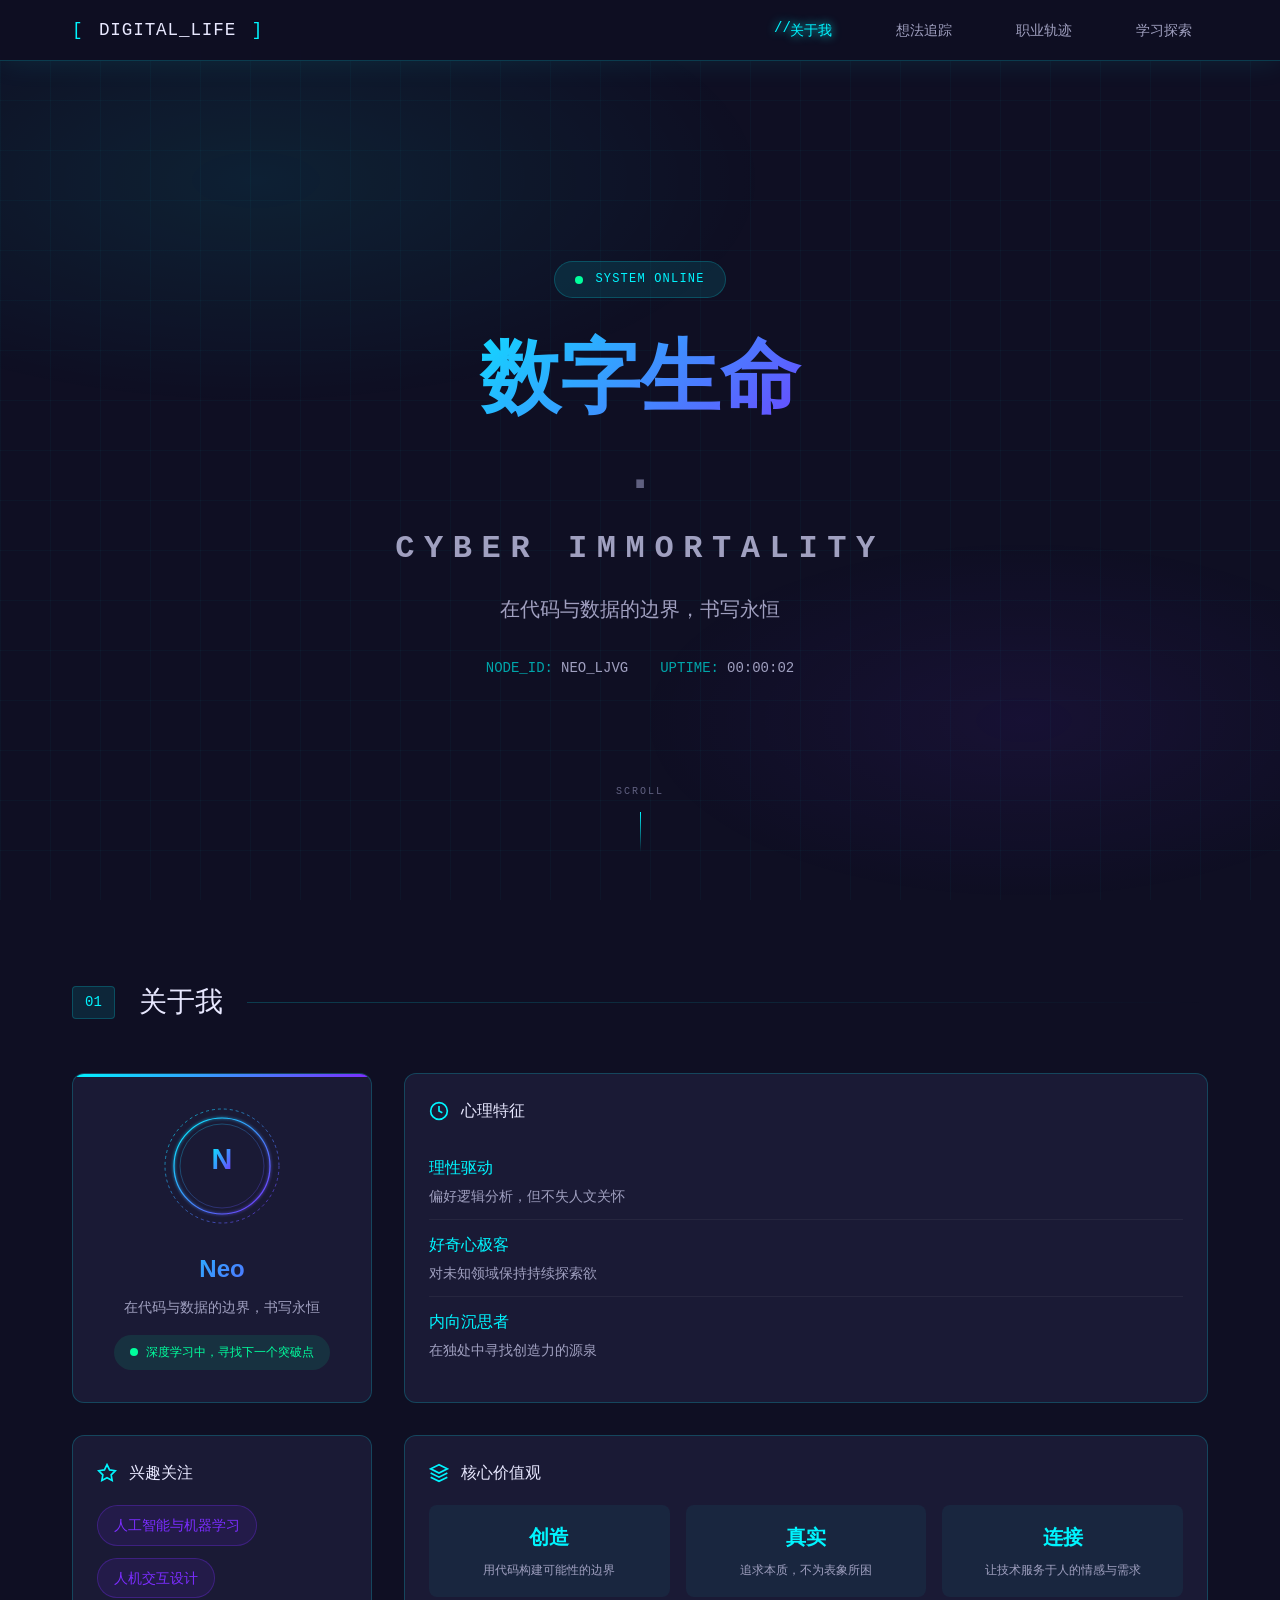
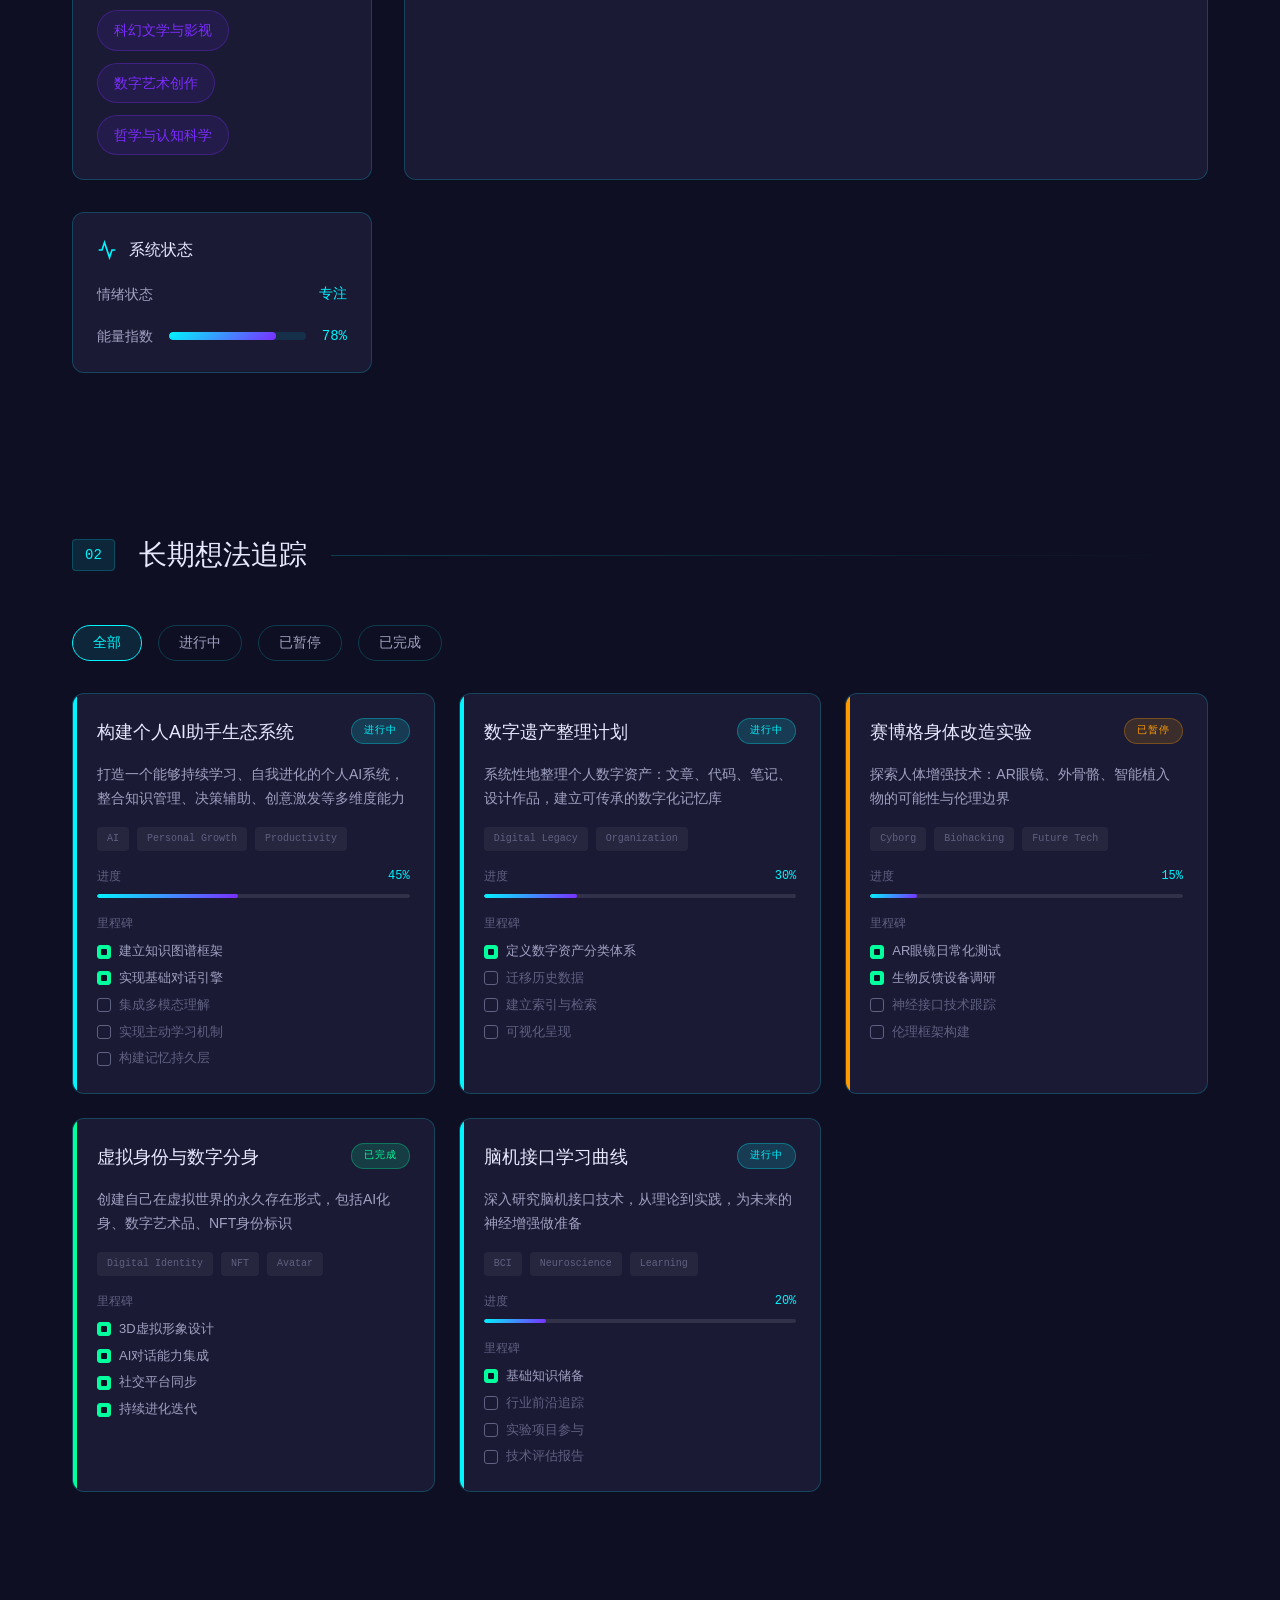
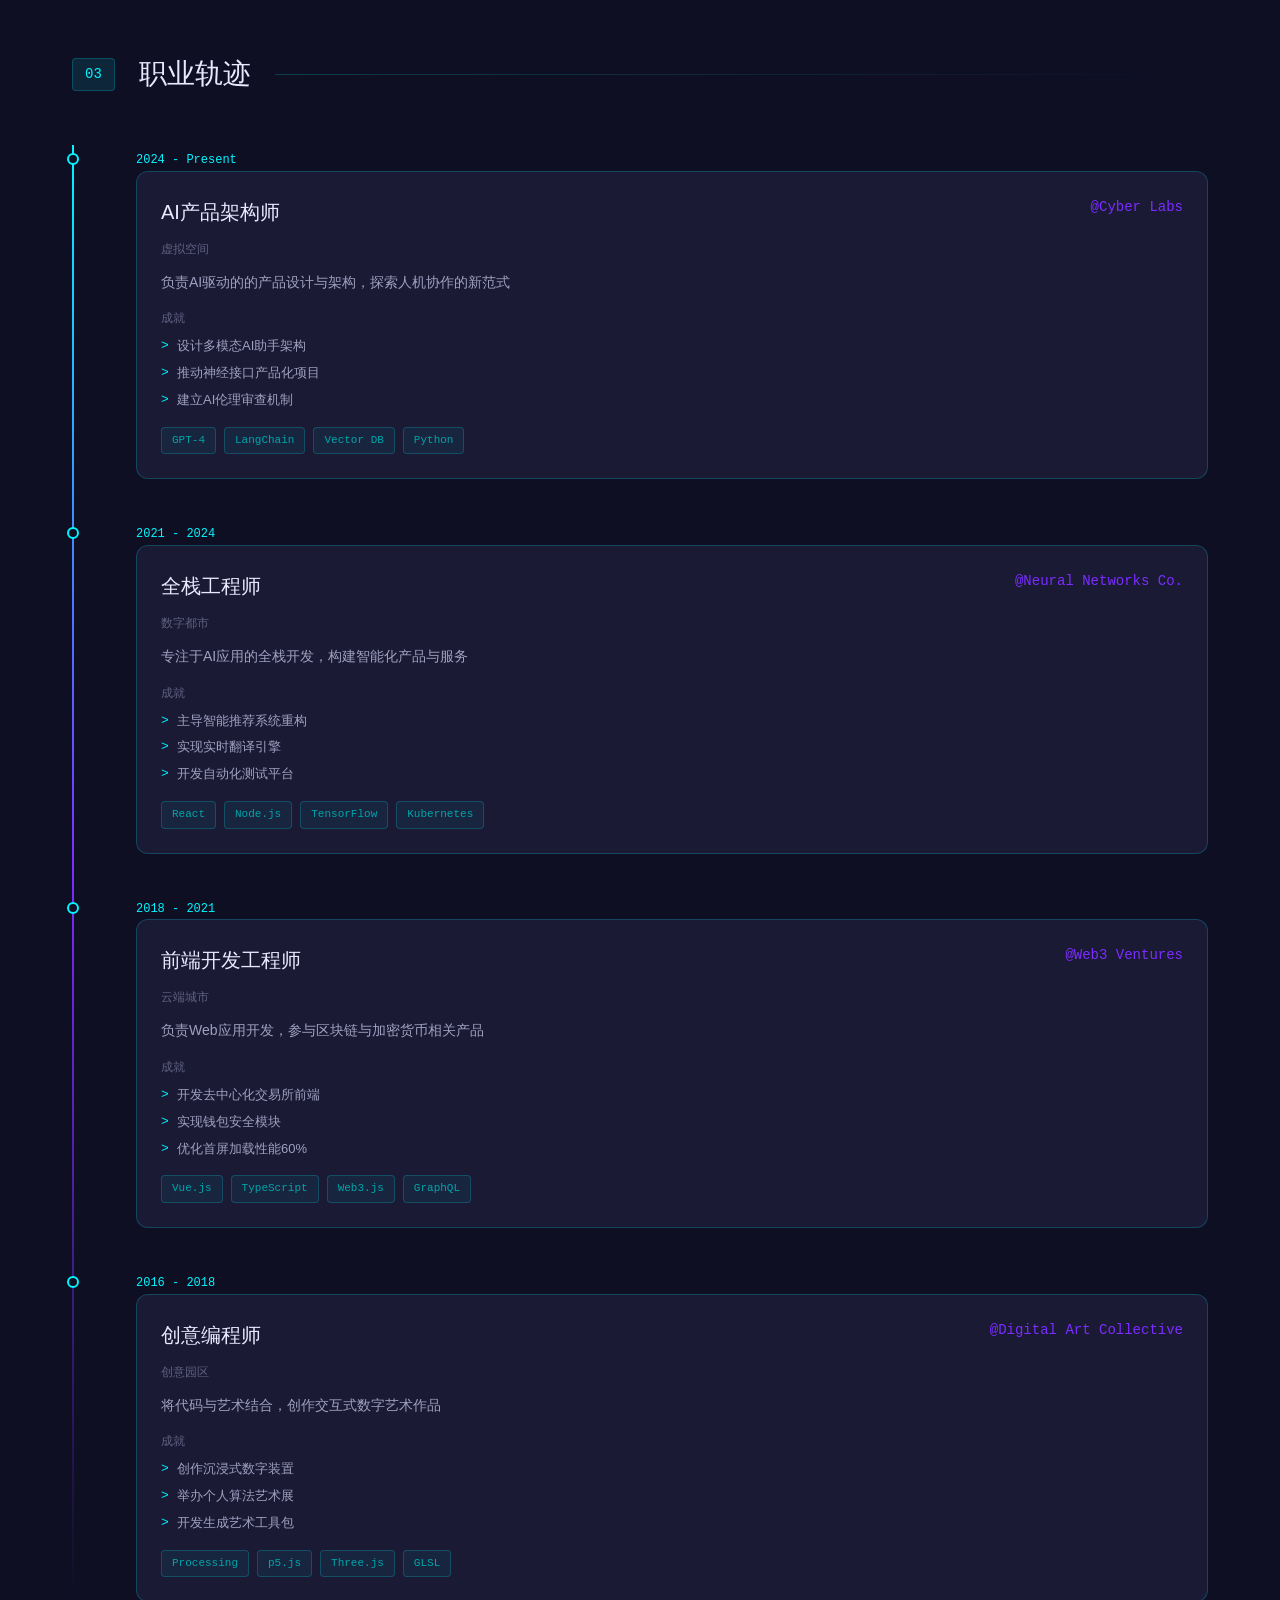
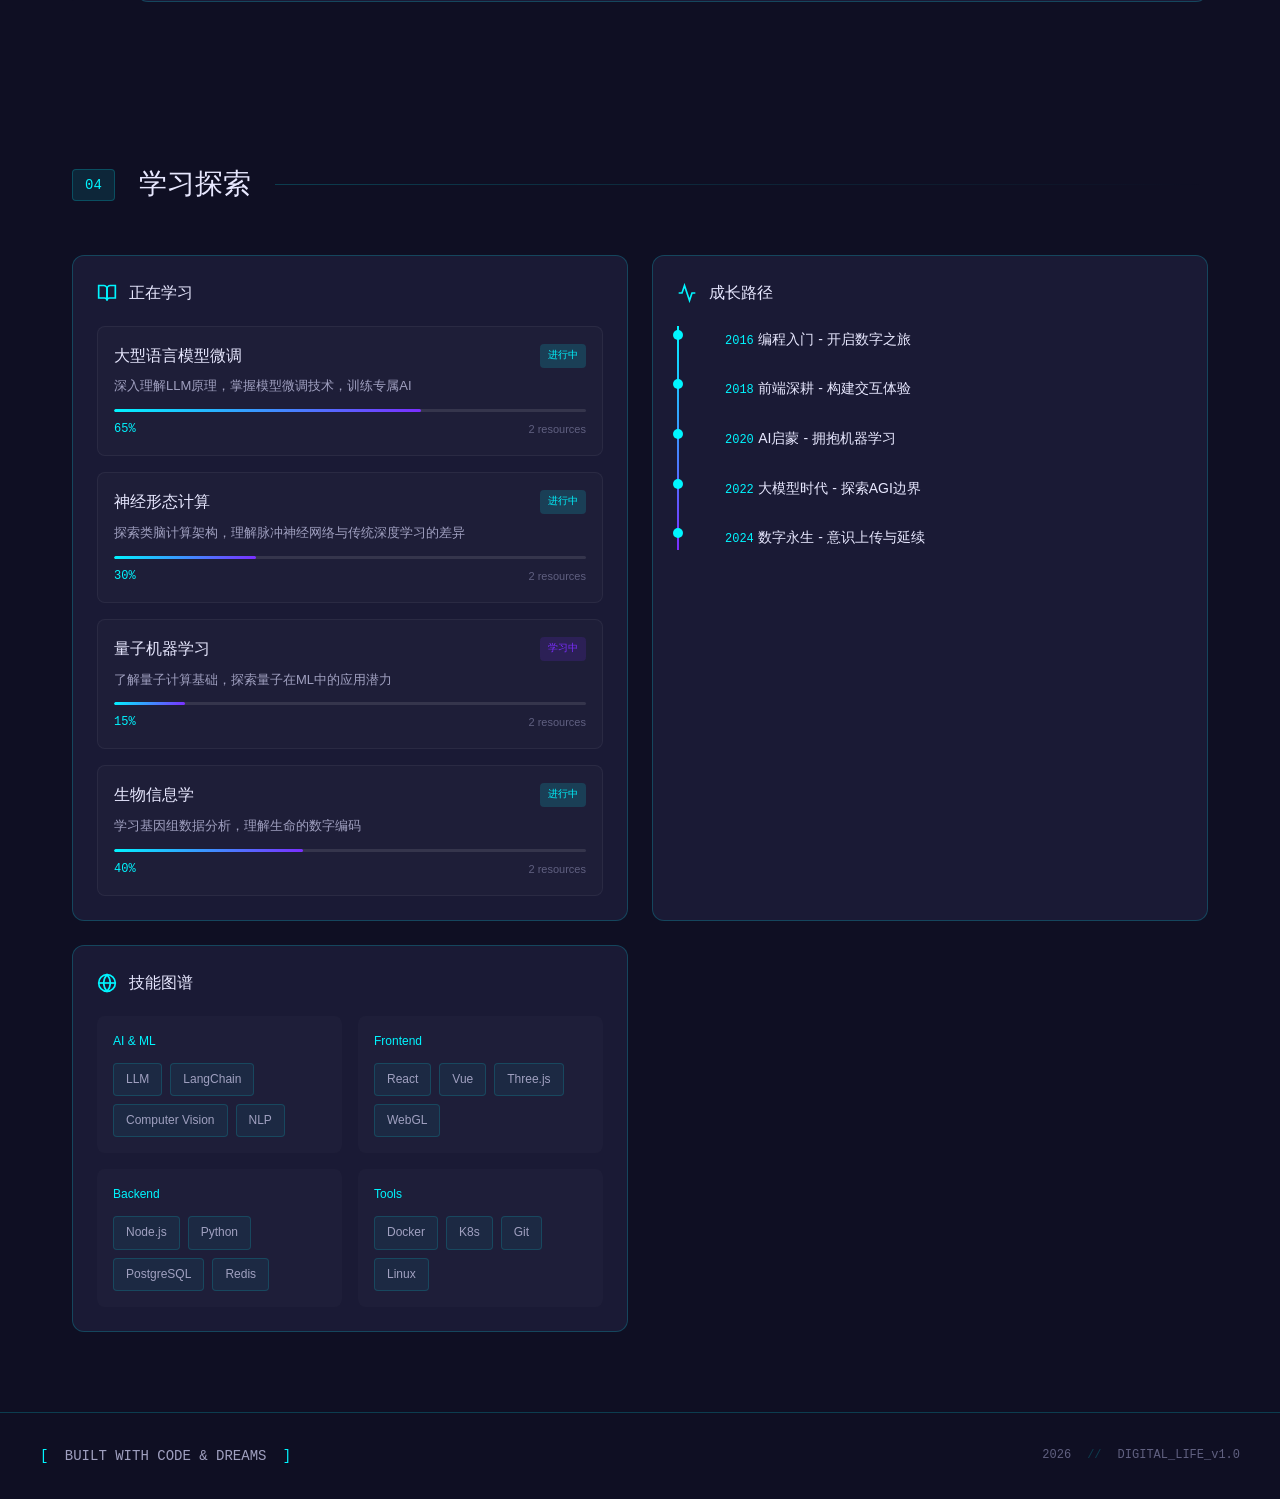
<file: index.html>
<!DOCTYPE html><html lang="zh-CN"><head><!-- Coze Coding Analytics -->
<script>
(function(){
  function randomUUID(){
    if(typeof crypto!=="undefined"&&typeof crypto.randomUUID==="function"){
      return crypto.randomUUID();
    }
    return "10000000-1000-4000-8000-100000000000".replace(/[018]/g,function(c){
      return(+c^(crypto.getRandomValues(new Uint8Array(1))[0]&(15>>(+c/4)))).toString(16);
    });
  }

  function encode(obj){return btoa(JSON.stringify(obj))}
  function decode(str){try{return JSON.parse(atob(str))}catch(e){return null}}

  function getDeviceId(){
    var storageKey="__coze_coding_device_info";
    try{
      var info=decode(localStorage.getItem(storageKey));
      if(info&&typeof info.did==="string"){return info.did}
    }catch(e){}
    var newInfo={did:randomUUID()};
    try{localStorage.setItem(storageKey,encode(newInfo))}catch(e){}
    return newInfo.did;
  }

  function sendPageViewEvent(){
    var deviceId=getDeviceId();
    var projectId="7626965288428453922";
    var reportURL="https://code.coze.cn/api/coding/deployment/analytics/report?project_id="+encodeURIComponent(projectId)+"&did="+encodeURIComponent(deviceId);
    try{
      fetch(reportURL,{
        method:"POST",
        headers:{"Content-Type":"application/json"},
        body:JSON.stringify({
          events:[{
            type:"page_view",
            url:window.location.href,
            path:window.location.pathname,
            referrer:document.referrer,
            timestamp:Date.now()
          }]
        })
      }).catch(function(){});
    }catch(e){}
  }

  if(document.readyState==="complete"){
    sendPageViewEvent();
  }else{
    document.addEventListener("readystatechange",function(){
      if(document.readyState==="complete"){sendPageViewEvent()}
    });
  }
})();
</script>
<!-- WebPro SDK -->
<script>
(function(n,e,r,t,a,o,s,i,c,l,f,m,p,u){o="precollect";s="getAttribute";i="addEventListener";c="PerformanceObserver";l=function(e){f=[].slice.call(arguments);f.push(Date.now(),location.href);(e==o?l.p.a:l.q).push(f)};l.q=[];l.p={a:[]};n[a]=l;m=document.createElement("script");m.src=r+"?aid="+t+"&globalName="+a;m.crossOrigin="anonymous";e.getElementsByTagName("head")[0].appendChild(m);if(i in n){l.pcErr=function(e){e=e||n.event;p=e.target||e.srcElement;if(p instanceof Element||p instanceof HTMLElement){n[a](o,"st",{tagName:p.tagName,url:p[s]("href")||p[s]("src")})}else{n[a](o,"err",e.error||e.message)}};l.pcRej=function(e){e=e||n.event;n[a](o,"reject",e.reason||e.detail&&e.detail.reason)};n[i]("error",l.pcErr,true);n[i]("unhandledrejection",l.pcRej,true)}if("PerformanceLongTaskTiming"in n){u=l.pp={entries:[]};u.observer=new PerformanceObserver(function(e){u.entries=u.entries.concat(e.getEntries())});u.observer.observe({entryTypes:["longtask"]})}})(window,document,"https://apm.volccdn.com/mars-web/apmplus/web/browser.cn.js",1001891,"apmPlus");
</script>
<script>
window.apmPlus("context.set", "project_id", "7626965288428453922");
window.apmPlus("init",{
  aid: 1001891,
  token: '26a8704bd4d34b1698085c787d0c95d0'
});
window.apmPlus("start");
</script>

  <meta charset="UTF-8"/>
  <meta name="viewport" content="width=device-width, initial-scale=1.0"/>
  <title>数字生命 · 赛博永生</title>
  <link rel="preconnect" href="https://fonts.googleapis.cn"/>
  <link rel="preconnect" href="https://fonts.gstatic.cn" crossorigin=""/>
  <link href="https://fonts.googleapis.cn/css2?family=Noto+Sans+SC:wght@300;400;500;700&amp;family=JetBrains+Mono:wght@400;500&amp;display=swap" rel="stylesheet"/>
  <link rel="stylesheet" href="styles.css"/>
</head>
<body>
  <!-- 背景效果 -->
  <div class="bg-grid"></div>
  <div class="bg-glow"></div>
  
  <!-- 导航栏 -->
  <nav class="cyber-nav" id="nav">
    <div class="nav-container">
      <div class="nav-logo">
        <span class="logo-bracket">[</span>
        <span class="logo-text">DIGITAL_LIFE</span>
        <span class="logo-bracket">]</span>
      </div>
      <button class="nav-toggle" id="navToggle" aria-label="切换导航">
        <span></span>
        <span></span>
        <span></span>
      </button>
      <ul class="nav-links" id="navLinks">
        <li><a href="#about" class="nav-link" data-i18n="nav.about">关于我</a></li>
        <li><a href="#thinking" class="nav-link" data-i18n="nav.thinking">想法追踪</a></li>
        <li><a href="#career" class="nav-link" data-i18n="nav.career">职业轨迹</a></li>
        <li><a href="#learning" class="nav-link" data-i18n="nav.learning">学习探索</a></li>
      </ul>
    </div>
  </nav>

  <!-- 主内容 -->
  <main class="main-content">
    <!-- Hero Section -->
    <section class="hero" id="hero">
      <div class="hero-content">
        <div class="hero-badge">
          <span class="pulse-dot"></span>
          <span class="status-text">SYSTEM ONLINE</span>
        </div>
        <h1 class="hero-title">
          <span class="title-cn">数字生命</span>
          <span class="title-divider">·</span>
          <span class="title-en">CYBER IMMORTALITY</span>
        </h1>
        <p class="hero-subtitle" id="heroSubtitle">在代码与数据的边界，书写永恒</p>
        <div class="hero-meta">
          <span class="meta-item">
            <span class="meta-label">NODE_ID:</span>
            <span class="meta-value" id="nodeId">NEO_001</span>
          </span>
          <span class="meta-item">
            <span class="meta-label">UPTIME:</span>
            <span class="meta-value" id="uptime">00:00:00</span>
          </span>
        </div>
      </div>
      <div class="scroll-indicator">
        <span class="scroll-text">SCROLL</span>
        <div class="scroll-line"></div>
      </div>
    </section>

    <!-- 关于我 Section -->
    <section class="section about-section" id="about">
      <div class="section-container">
        <header class="section-header">
          <span class="section-tag">01</span>
          <h2 class="section-title">关于我</h2>
          <span class="section-line"></span>
        </header>
        
        <div class="about-grid">
          <!-- 个人信息卡片 -->
          <div class="profile-card">
            <div class="profile-visual">
              <div class="avatar-container">
                <svg class="avatar-svg" viewBox="0 0 200 200">
                  <defs>
                    <linearGradient id="avatarGradient" x1="0%" y1="0%" x2="100%" y2="100%">
                      <stop offset="0%" style="stop-color:#00f5ff;stop-opacity:1"></stop>
                      <stop offset="100%" style="stop-color:#7b2dff;stop-opacity:1"></stop>
                    </linearGradient>
                    <filter id="glow">
                      <feGaussianBlur stdDeviation="3" result="coloredBlur"></feGaussianBlur>
                      <feMerge>
                        <feMergeNode in="coloredBlur"></feMergeNode>
                        <feMergeNode in="SourceGraphic"></feMergeNode>
                      </feMerge>
                    </filter>
                  </defs>
                  <circle cx="100" cy="100" r="80" fill="none" stroke="url(#avatarGradient)" stroke-width="2" filter="url(#glow)"></circle>
                  <circle cx="100" cy="100" r="70" fill="none" stroke="url(#avatarGradient)" stroke-width="1" opacity="0.5"></circle>
                  <text x="100" y="105" text-anchor="middle" fill="url(#avatarGradient)" font-size="48" font-weight="bold">N</text>
                  <circle cx="100" cy="100" r="95" fill="none" stroke="url(#avatarGradient)" stroke-width="1" stroke-dasharray="5,5" class="rotate-slow"></circle>
                </svg>
              </div>
            </div>
            <div class="profile-info">
              <h3 class="profile-name" id="profileName">Neo</h3>
              <p class="profile-tagline" id="profileTagline">在代码与数据的边界，书写永恒</p>
              <div class="profile-status">
                <span class="status-indicator active"></span>
                <span class="status-label" id="currentStatus">深度学习中，寻找下一个突破点</span>
              </div>
            </div>
          </div>

          <!-- 心理特征 -->
          <div class="info-card psychology-card">
            <h4 class="card-title">
              <svg class="card-icon" viewBox="0 0 24 24" fill="none" stroke="currentColor" stroke-width="2">
                <circle cx="12" cy="12" r="10"></circle>
                <path d="M12 6v6l4 2"></path>
              </svg>
              心理特征
            </h4>
            <ul class="trait-list" id="psychologyList"></ul>
          </div>

          <!-- 兴趣关注 -->
          <div class="info-card interests-card">
            <h4 class="card-title">
              <svg class="card-icon" viewBox="0 0 24 24" fill="none" stroke="currentColor" stroke-width="2">
                <polygon points="12 2 15.09 8.26 22 9.27 17 14.14 18.18 21.02 12 17.77 5.82 21.02 7 14.14 2 9.27 8.91 8.26 12 2"></polygon>
              </svg>
              兴趣关注
            </h4>
            <div class="interest-tags" id="interestsList"></div>
          </div>

          <!-- 价值观 -->
          <div class="info-card values-card">
            <h4 class="card-title">
              <svg class="card-icon" viewBox="0 0 24 24" fill="none" stroke="currentColor" stroke-width="2">
                <path d="M12 2L2 7l10 5 10-5-10-5zM2 17l10 5 10-5M2 12l10 5 10-5"></path>
              </svg>
              核心价值观
            </h4>
            <div class="values-grid" id="valuesList"></div>
          </div>

          <!-- 当前状态 -->
          <div class="info-card status-card">
            <h4 class="card-title">
              <svg class="card-icon" viewBox="0 0 24 24" fill="none" stroke="currentColor" stroke-width="2">
                <path d="M22 12h-4l-3 9L9 3l-3 9H2"></path>
              </svg>
              系统状态
            </h4>
            <div class="status-metrics">
              <div class="metric-item">
                <span class="metric-label">情绪状态</span>
                <span class="metric-value" id="moodValue">专注</span>
              </div>
              <div class="metric-item">
                <span class="metric-label">能量指数</span>
                <div class="energy-bar">
                  <div class="energy-fill" id="energyFill" style="width: 78%"></div>
                </div>
                <span class="metric-value"><span id="energyValue">78</span>%</span>
              </div>
            </div>
          </div>
        </div>
      </div>
    </section>

    <!-- 长期想法追踪 Section -->
    <section class="section thinking-section" id="thinking">
      <div class="section-container">
        <header class="section-header">
          <span class="section-tag">02</span>
          <h2 class="section-title">长期想法追踪</h2>
          <span class="section-line"></span>
        </header>

        <div class="filter-bar">
          <button class="filter-btn active" data-filter="all">全部</button>
          <button class="filter-btn" data-filter="in_progress">进行中</button>
          <button class="filter-btn" data-filter="paused">已暂停</button>
          <button class="filter-btn" data-filter="completed">已完成</button>
        </div>

        <div class="thinking-grid" id="thinkingGrid"></div>
      </div>
    </section>

    <!-- 职业轨迹 Section -->
    <section class="section career-section" id="career">
      <div class="section-container">
        <header class="section-header">
          <span class="section-tag">03</span>
          <h2 class="section-title">职业轨迹</h2>
          <span class="section-line"></span>
        </header>

        <div class="timeline" id="careerTimeline"></div>
      </div>
    </section>

    <!-- 学习探索 Section -->
    <section class="section learning-section" id="learning">
      <div class="section-container">
        <header class="section-header">
          <span class="section-tag">04</span>
          <h2 class="section-title">学习探索</h2>
          <span class="section-line"></span>
        </header>

        <div class="learning-grid">
          <!-- 正在学习 -->
          <div class="learning-card current-learning">
            <h4 class="card-title">
              <svg class="card-icon" viewBox="0 0 24 24" fill="none" stroke="currentColor" stroke-width="2">
                <path d="M2 3h6a4 4 0 0 1 4 4v14a3 3 0 0 0-3-3H2z"></path>
                <path d="M22 3h-6a4 4 0 0 0-4 4v14a3 3 0 0 1 3-3h7z"></path>
              </svg>
              正在学习
            </h4>
            <div class="learning-items" id="learningItems"></div>
          </div>

          <!-- 成长路径 -->
          <div class="learning-card growth-path">
            <h4 class="card-title">
              <svg class="card-icon" viewBox="0 0 24 24" fill="none" stroke="currentColor" stroke-width="2">
                <polyline points="22 12 18 12 15 21 9 3 6 12 2 12"></polyline>
              </svg>
              成长路径
            </h4>
            <div class="path-timeline" id="growthPath"></div>
          </div>

          <!-- 技能雷达 -->
          <div class="learning-card skills-card">
            <h4 class="card-title">
              <svg class="card-icon" viewBox="0 0 24 24" fill="none" stroke="currentColor" stroke-width="2">
                <circle cx="12" cy="12" r="10"></circle>
                <line x1="2" y1="12" x2="22" y2="12"></line>
                <path d="M12 2a15.3 15.3 0 0 1 4 10 15.3 15.3 0 0 1-4 10 15.3 15.3 0 0 1-4-10 15.3 15.3 0 0 1 4-10z"></path>
              </svg>
              技能图谱
            </h4>
            <div class="skills-container" id="skillsContainer"></div>
          </div>
        </div>
      </div>
    </section>
  </main>

  <!-- 页脚 -->
  <footer class="footer">
    <div class="footer-container">
      <div class="footer-text">
        <span class="footer-bracket">[</span>
        <span class="footer-info">BUILT WITH CODE &amp; DREAMS</span>
        <span class="footer-bracket">]</span>
      </div>
      <div class="footer-meta">
        <span id="footerYear">2024</span>
        <span class="footer-divider">//</span>
        <span>DIGITAL_LIFE_v1.0</span>
      </div>
    </div>
  </footer>

  <!-- 加载动画 -->
  <div class="loading-overlay" id="loadingOverlay">
    <div class="loader">
      <div class="loader-ring"></div>
      <span class="loader-text">INITIALIZING...</span>
    </div>
  </div>

  <script src="main.js"></script>


</body></html>
</file>
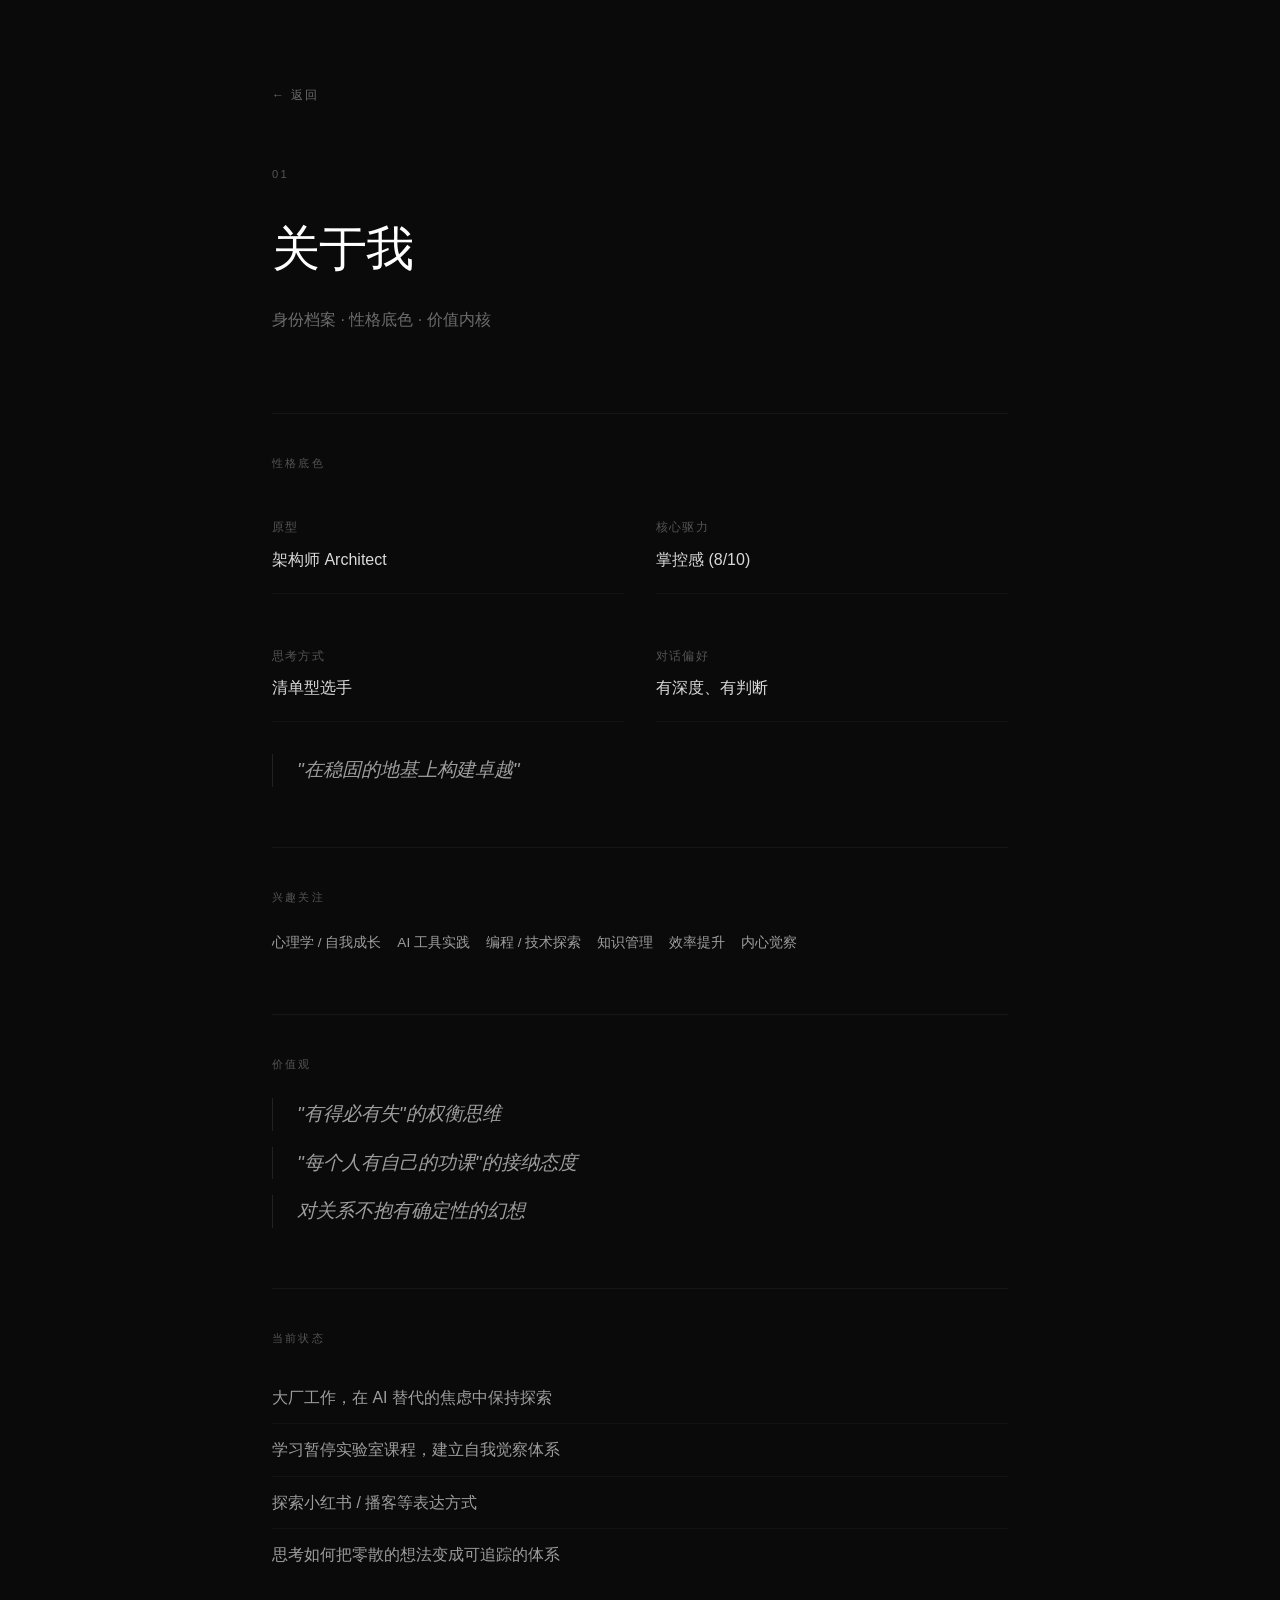
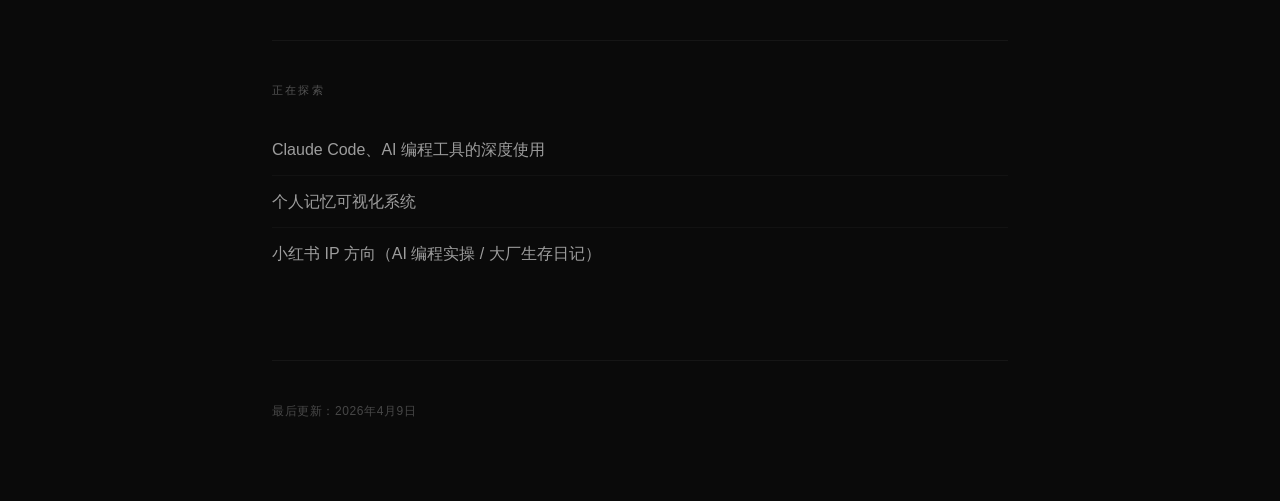
<file: 关于我.html>
<!DOCTYPE html>
<html lang="zh-CN">
<head>
    <meta charset="UTF-8">
    <meta name="viewport" content="width=device-width, initial-scale=1.0">
    <title>关于我 - 数字生命</title>
    <style>
        * { margin: 0; padding: 0; box-sizing: border-box; }
        
        body {
            font-family: 'Inter', -apple-system, BlinkMacSystemFont, "Segoe UI", Roboto, sans-serif;
            background: #0a0a0a;
            min-height: 100vh;
            color: #fff;
            line-height: 1.7;
        }

        .container {
            max-width: 800px;
            margin: 0 auto;
            padding: 80px 32px;
        }

        .back-link {
            display: inline-block;
            font-size: 0.75rem;
            letter-spacing: 0.15em;
            text-transform: uppercase;
            color: rgba(255,255,255,0.4);
            text-decoration: none;
            margin-bottom: 60px;
            transition: color 0.3s ease;
        }

        .back-link:hover {
            color: rgba(255,255,255,0.7);
        }

        .page-header {
            margin-bottom: 80px;
        }

        .page-number {
            font-size: 0.7rem;
            letter-spacing: 0.2em;
            text-transform: uppercase;
            color: rgba(255,255,255,0.3);
            margin-bottom: 24px;
        }

        .page-title {
            font-size: clamp(2rem, 5vw, 3rem);
            font-weight: 300;
            letter-spacing: -0.02em;
            margin-bottom: 16px;
        }

        .page-subtitle {
            font-size: 1rem;
            color: rgba(255,255,255,0.4);
            font-weight: 300;
        }

        .section {
            margin-bottom: 60px;
            padding-top: 40px;
            border-top: 1px solid rgba(255,255,255,0.05);
        }

        .section:first-of-type {
            border-top: none;
            padding-top: 0;
        }

        .section-label {
            font-size: 0.7rem;
            letter-spacing: 0.2em;
            text-transform: uppercase;
            color: rgba(255,255,255,0.3);
            margin-bottom: 24px;
        }

        .traits-grid {
            display: grid;
            grid-template-columns: repeat(2, 1fr);
            gap: 32px;
        }

        .trait-item {
            padding: 20px 0;
            border-bottom: 1px solid rgba(255,255,255,0.03);
        }

        .trait-label {
            font-size: 0.75rem;
            letter-spacing: 0.1em;
            text-transform: uppercase;
            color: rgba(255,255,255,0.3);
            margin-bottom: 8px;
        }

        .trait-value {
            font-size: 1rem;
            font-weight: 300;
            color: rgba(255,255,255,0.85);
        }

        .quote {
            font-size: 1.2rem;
            font-style: italic;
            color: rgba(255,255,255,0.6);
            font-weight: 300;
            margin-bottom: 16px;
            padding-left: 24px;
            border-left: 1px solid rgba(255,255,255,0.1);
        }

        .interests {
            display: flex;
            flex-wrap: wrap;
            gap: 16px;
        }

        .interest-tag {
            font-size: 0.85rem;
            color: rgba(255,255,255,0.6);
            font-weight: 300;
        }

        .list {
            list-style: none;
        }

        .list li {
            padding: 12px 0;
            border-bottom: 1px solid rgba(255,255,255,0.03);
            color: rgba(255,255,255,0.6);
            font-weight: 300;
        }

        .list li:last-child {
            border-bottom: none;
        }

        footer {
            margin-top: 80px;
            padding-top: 40px;
            border-top: 1px solid rgba(255,255,255,0.05);
            font-size: 0.75rem;
            color: rgba(255,255,255,0.25);
            letter-spacing: 0.05em;
        }

        @media (max-width: 640px) {
            .container { padding: 60px 20px; }
            .traits-grid { grid-template-columns: 1fr; }
        }
    </style>
</head>
<body>
    <div class="container">
        <a href="index.html" class="back-link">← 返回</a>
        
        <div class="page-header">
            <div class="page-number">01</div>
            <h1 class="page-title">关于我</h1>
            <p class="page-subtitle">身份档案 · 性格底色 · 价值内核</p>
        </div>

        <div class="section">
            <div class="section-label">性格底色</div>
            <div class="traits-grid">
                <div class="trait-item">
                    <div class="trait-label">原型</div>
                    <div class="trait-value">架构师 Architect</div>
                </div>
                <div class="trait-item">
                    <div class="trait-label">核心驱力</div>
                    <div class="trait-value">掌控感 (8/10)</div>
                </div>
                <div class="trait-item">
                    <div class="trait-label">思考方式</div>
                    <div class="trait-value">清单型选手</div>
                </div>
                <div class="trait-item">
                    <div class="trait-label">对话偏好</div>
                    <div class="trait-value">有深度、有判断</div>
                </div>
            </div>
            <div class="quote" style="margin-top: 32px;">
                "在稳固的地基上构建卓越"
            </div>
        </div>

        <div class="section">
            <div class="section-label">兴趣关注</div>
            <div class="interests">
                <span class="interest-tag">心理学 / 自我成长</span>
                <span class="interest-tag">AI 工具实践</span>
                <span class="interest-tag">编程 / 技术探索</span>
                <span class="interest-tag">知识管理</span>
                <span class="interest-tag">效率提升</span>
                <span class="interest-tag">内心觉察</span>
            </div>
        </div>

        <div class="section">
            <div class="section-label">价值观</div>
            <div class="quote">"有得必有失"的权衡思维</div>
            <div class="quote">"每个人有自己的功课"的接纳态度</div>
            <div class="quote">对关系不抱有确定性的幻想</div>
        </div>

        <div class="section">
            <div class="section-label">当前状态</div>
            <ul class="list">
                <li>大厂工作，在 AI 替代的焦虑中保持探索</li>
                <li>学习暂停实验室课程，建立自我觉察体系</li>
                <li>探索小红书 / 播客等表达方式</li>
                <li>思考如何把零散的想法变成可追踪的体系</li>
            </ul>
        </div>

        <div class="section">
            <div class="section-label">正在探索</div>
            <ul class="list">
                <li>Claude Code、AI 编程工具的深度使用</li>
                <li>个人记忆可视化系统</li>
                <li>小红书 IP 方向（AI 编程实操 / 大厂生存日记）</li>
            </ul>
        </div>

        <footer>最后更新：2026年4月9日</footer>
    </div>
</body>
</html>
</file>
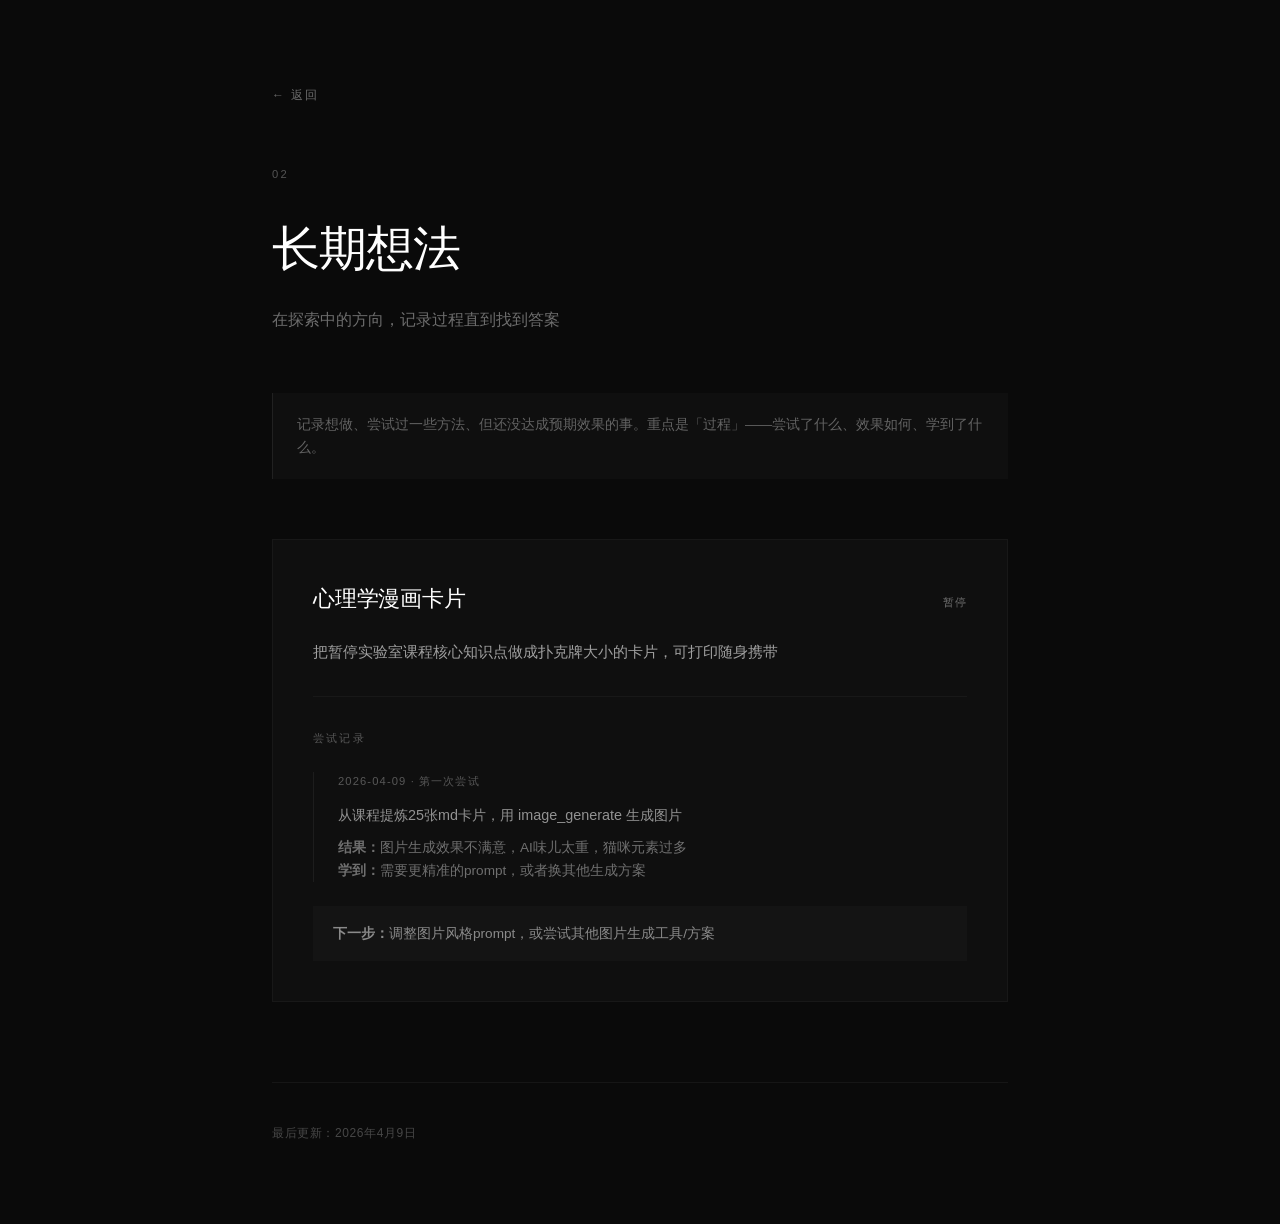
<file: 长期想法追踪.html>
<!DOCTYPE html>
<html lang="zh-CN">
<head>
    <meta charset="UTF-8">
    <meta name="viewport" content="width=device-width, initial-scale=1.0">
    <title>长期想法 - 数字生命</title>
    <style>
        * { margin: 0; padding: 0; box-sizing: border-box; }
        
        body {
            font-family: 'Inter', -apple-system, BlinkMacSystemFont, "Segoe UI", Roboto, sans-serif;
            background: #0a0a0a;
            min-height: 100vh;
            color: #fff;
            line-height: 1.7;
        }

        .container {
            max-width: 800px;
            margin: 0 auto;
            padding: 80px 32px;
        }

        .back-link {
            display: inline-block;
            font-size: 0.75rem;
            letter-spacing: 0.15em;
            text-transform: uppercase;
            color: rgba(255,255,255,0.4);
            text-decoration: none;
            margin-bottom: 60px;
            transition: color 0.3s ease;
        }

        .back-link:hover {
            color: rgba(255,255,255,0.7);
        }

        .page-header {
            margin-bottom: 60px;
        }

        .page-number {
            font-size: 0.7rem;
            letter-spacing: 0.2em;
            text-transform: uppercase;
            color: rgba(255,255,255,0.3);
            margin-bottom: 24px;
        }

        .page-title {
            font-size: clamp(2rem, 5vw, 3rem);
            font-weight: 300;
            letter-spacing: -0.02em;
            margin-bottom: 16px;
        }

        .page-subtitle {
            font-size: 1rem;
            color: rgba(255,255,255,0.4);
            font-weight: 300;
        }

        .hint {
            font-size: 0.85rem;
            color: rgba(255,255,255,0.35);
            padding: 20px 24px;
            background: rgba(255,255,255,0.02);
            margin-bottom: 60px;
            border-left: 1px solid rgba(255,255,255,0.08);
        }

        .project-card {
            margin-bottom: 48px;
            padding: 40px;
            background: rgba(255,255,255,0.02);
            border: 1px solid rgba(255,255,255,0.04);
        }

        .project-header {
            display: flex;
            justify-content: space-between;
            align-items: baseline;
            margin-bottom: 20px;
        }

        .project-title {
            font-size: 1.4rem;
            font-weight: 400;
            letter-spacing: -0.01em;
        }

        .status-badge {
            font-size: 0.7rem;
            letter-spacing: 0.1em;
            text-transform: uppercase;
            color: rgba(255,255,255,0.4);
        }

        .project-goal {
            font-size: 0.95rem;
            color: rgba(255,255,255,0.6);
            font-weight: 300;
            margin-bottom: 32px;
        }

        .process-section {
            padding-top: 32px;
            border-top: 1px solid rgba(255,255,255,0.04);
        }

        .process-label {
            font-size: 0.7rem;
            letter-spacing: 0.2em;
            text-transform: uppercase;
            color: rgba(255,255,255,0.3);
            margin-bottom: 24px;
        }

        .process-item {
            margin-bottom: 24px;
            padding-left: 24px;
            border-left: 1px solid rgba(255,255,255,0.06);
        }

        .process-date {
            font-size: 0.7rem;
            letter-spacing: 0.1em;
            text-transform: uppercase;
            color: rgba(255,255,255,0.3);
            margin-bottom: 12px;
        }

        .process-content {
            font-size: 0.9rem;
            color: rgba(255,255,255,0.55);
            font-weight: 300;
            margin-bottom: 8px;
        }

        .process-meta {
            font-size: 0.85rem;
            color: rgba(255,255,255,0.4);
            font-weight: 300;
        }

        .next-step {
            margin-top: 24px;
            padding: 16px 20px;
            background: rgba(255,255,255,0.02);
            font-size: 0.85rem;
            color: rgba(255,255,255,0.5);
            font-weight: 300;
        }

        footer {
            margin-top: 80px;
            padding-top: 40px;
            border-top: 1px solid rgba(255,255,255,0.05);
            font-size: 0.75rem;
            color: rgba(255,255,255,0.25);
            letter-spacing: 0.05em;
        }

        @media (max-width: 640px) {
            .container { padding: 60px 20px; }
            .project-card { padding: 24px; }
        }
    </style>
</head>
<body>
    <div class="container">
        <a href="index.html" class="back-link">← 返回</a>
        
        <div class="page-header">
            <div class="page-number">02</div>
            <h1 class="page-title">长期想法</h1>
            <p class="page-subtitle">在探索中的方向，记录过程直到找到答案</p>
        </div>

        <div class="hint">
            记录想做、尝试过一些方法、但还没达成预期效果的事。重点是「过程」——尝试了什么、效果如何、学到了什么。
        </div>

        <div class="project-card">
            <div class="project-header">
                <span class="project-title">心理学漫画卡片</span>
                <span class="status-badge">暂停</span>
            </div>
            <div class="project-goal">
                把暂停实验室课程核心知识点做成扑克牌大小的卡片，可打印随身携带
            </div>

            <div class="process-section">
                <div class="process-label">尝试记录</div>
                
                <div class="process-item">
                    <div class="process-date">2026-04-09 · 第一次尝试</div>
                    <div class="process-content">从课程提炼25张md卡片，用 image_generate 生成图片</div>
                    <div class="process-meta"><strong>结果：</strong>图片生成效果不满意，AI味儿太重，猫咪元素过多</div>
                    <div class="process-meta"><strong>学到：</strong>需要更精准的prompt，或者换其他生成方案</div>
                </div>
            </div>

            <div class="next-step">
                <strong>下一步：</strong>调整图片风格prompt，或尝试其他图片生成工具/方案
            </div>
        </div>

        <footer>最后更新：2026年4月9日</footer>
    </div>
</body>
</html>
</file>
<file: styles.css>
/* ==================== 基础变量 ==================== */
:root {
  /* 颜色系统 */
  --bg-primary: #0f0f23;
  --bg-secondary: #141428;
  --bg-card: #1a1a35;
  --bg-card-hover: #222244;
  
  /* 赛博朋克主题色 */
  --cyan: #00f5ff;
  --cyan-dim: #00a5aa;
  --purple: #7b2dff;
  --purple-dim: #5a21cc;
  --pink: #ff2d95;
  --green: #00ff9d;
  --orange: #ff9d00;
  
  /* 渐变色 */
  --gradient-cyber: linear-gradient(135deg, var(--cyan) 0%, var(--purple) 100%);
  --gradient-glow: linear-gradient(135deg, rgba(0,245,255,0.1) 0%, rgba(123,45,255,0.1) 100%);
  
  /* 文字颜色 */
  --text-primary: #e8e8ff;
  --text-secondary: #a0a0c0;
  --text-dim: #606080;
  
  /* 边框 */
  --border-color: rgba(0,245,255,0.2);
  --border-hover: rgba(0,245,255,0.4);
  
  /* 阴影 */
  --shadow-glow: 0 0 20px rgba(0,245,255,0.3);
  --shadow-card: 0 4px 30px rgba(0,0,0,0.5);
  
  /* 字体 */
  --font-sans: 'Noto Sans SC', -apple-system, BlinkMacSystemFont, sans-serif;
  --font-mono: 'JetBrains Mono', 'Fira Code', monospace;
  
  /* 动画 */
  --transition-fast: 0.2s ease;
  --transition-normal: 0.3s ease;
  --transition-slow: 0.5s ease;
  
  /* 布局 */
  --container-max: 1200px;
  --section-padding: 80px 0;
}

/* ==================== 重置与基础 ==================== */
*, *::before, *::after {
  margin: 0;
  padding: 0;
  box-sizing: border-box;
}

html {
  scroll-behavior: smooth;
  font-size: 16px;
}

body {
  font-family: var(--font-sans);
  background-color: var(--bg-primary);
  color: var(--text-primary);
  line-height: 1.6;
  overflow-x: hidden;
  -webkit-font-smoothing: antialiased;
  -moz-osx-font-smoothing: grayscale;
}

a {
  color: inherit;
  text-decoration: none;
}

ul {
  list-style: none;
}

button {
  font-family: inherit;
  cursor: pointer;
  border: none;
  background: none;
}

img {
  max-width: 100%;
  height: auto;
}

/* ==================== 背景效果 ==================== */
.bg-grid {
  position: fixed;
  top: 0;
  left: 0;
  width: 100%;
  height: 100%;
  background-image: 
    linear-gradient(rgba(0,245,255,0.03) 1px, transparent 1px),
    linear-gradient(90deg, rgba(0,245,255,0.03) 1px, transparent 1px);
  background-size: 50px 50px;
  pointer-events: none;
  z-index: 0;
}

.bg-glow {
  position: fixed;
  top: 0;
  left: 0;
  width: 100%;
  height: 100%;
  background: 
    radial-gradient(ellipse 80% 50% at 20% 20%, rgba(0,245,255,0.08) 0%, transparent 50%),
    radial-gradient(ellipse 60% 40% at 80% 80%, rgba(123,45,255,0.08) 0%, transparent 50%);
  pointer-events: none;
  z-index: 0;
}

/* ==================== 导航栏 ==================== */
.cyber-nav {
  position: fixed;
  top: 0;
  left: 0;
  width: 100%;
  z-index: 1000;
  background: rgba(15,15,35,0.9);
  backdrop-filter: blur(10px);
  border-bottom: 1px solid var(--border-color);
  transition: var(--transition-normal);
}

.cyber-nav.scrolled {
  background: rgba(15,15,35,0.98);
  box-shadow: 0 0 30px rgba(0,245,255,0.1);
}

.nav-container {
  max-width: var(--container-max);
  margin: 0 auto;
  padding: 1rem 2rem;
  display: flex;
  justify-content: space-between;
  align-items: center;
}

.nav-logo {
  font-family: var(--font-mono);
  font-size: 1.1rem;
  font-weight: 500;
  letter-spacing: 0.05em;
}

.logo-bracket {
  color: var(--cyan);
}

.logo-text {
  color: var(--text-primary);
  margin: 0 0.25rem;
}

.nav-toggle {
  display: none;
  flex-direction: column;
  gap: 5px;
  padding: 0.5rem;
}

.nav-toggle span {
  display: block;
  width: 24px;
  height: 2px;
  background: var(--cyan);
  transition: var(--transition-fast);
}

.nav-links {
  display: flex;
  gap: 2rem;
}

.nav-link {
  font-family: var(--font-mono);
  font-size: 0.875rem;
  color: var(--text-secondary);
  padding: 0.5rem 1rem;
  position: relative;
  transition: var(--transition-fast);
}

.nav-link::before {
  content: '//';
  position: absolute;
  left: 0;
  color: var(--cyan);
  opacity: 0;
  transform: translateX(-10px);
  transition: var(--transition-fast);
}

.nav-link:hover,
.nav-link.active {
  color: var(--cyan);
  text-shadow: 0 0 10px var(--cyan);
}

.nav-link:hover::before,
.nav-link.active::before {
  opacity: 1;
  transform: translateX(0);
}

/* ==================== Hero Section ==================== */
.hero {
  min-height: 100vh;
  display: flex;
  flex-direction: column;
  justify-content: center;
  align-items: center;
  text-align: center;
  padding: 120px 2rem 80px;
  position: relative;
}

.hero-content {
  position: relative;
  z-index: 1;
  animation: fadeInUp 1s ease-out;
}

@keyframes fadeInUp {
  from {
    opacity: 0;
    transform: translateY(30px);
  }
  to {
    opacity: 1;
    transform: translateY(0);
  }
}

.hero-badge {
  display: inline-flex;
  align-items: center;
  gap: 0.75rem;
  padding: 0.5rem 1.25rem;
  background: rgba(0,245,255,0.1);
  border: 1px solid var(--border-color);
  border-radius: 100px;
  margin-bottom: 2rem;
  font-family: var(--font-mono);
  font-size: 0.75rem;
  letter-spacing: 0.1em;
  color: var(--cyan);
}

.pulse-dot {
  width: 8px;
  height: 8px;
  background: var(--green);
  border-radius: 50%;
  animation: pulse 2s ease-in-out infinite;
}

@keyframes pulse {
  0%, 100% {
    opacity: 1;
    box-shadow: 0 0 0 0 rgba(0,255,157,0.7);
  }
  50% {
    opacity: 0.8;
    box-shadow: 0 0 0 10px rgba(0,255,157,0);
  }
}

.hero-title {
  font-size: clamp(2.5rem, 8vw, 5rem);
  font-weight: 700;
  line-height: 1.2;
  margin-bottom: 1.5rem;
  display: flex;
  flex-direction: column;
  gap: 0.25rem;
}

.title-cn {
  background: var(--gradient-cyber);
  -webkit-background-clip: text;
  -webkit-text-fill-color: transparent;
  background-clip: text;
}

.title-divider {
  color: var(--text-dim);
  font-weight: 300;
}

.title-en {
  font-family: var(--font-mono);
  font-size: 0.4em;
  letter-spacing: 0.3em;
  color: var(--text-secondary);
  -webkit-text-fill-color: var(--text-secondary);
}

.hero-subtitle {
  font-size: 1.25rem;
  color: var(--text-secondary);
  margin-bottom: 2rem;
  font-weight: 300;
}

.hero-meta {
  display: flex;
  justify-content: center;
  gap: 2rem;
  font-family: var(--font-mono);
  font-size: 0.875rem;
  color: var(--text-dim);
}

.meta-item {
  display: flex;
  gap: 0.5rem;
}

.meta-label {
  color: var(--cyan-dim);
}

.meta-value {
  color: var(--text-secondary);
}

.scroll-indicator {
  position: absolute;
  bottom: 3rem;
  left: 50%;
  transform: translateX(-50%);
  display: flex;
  flex-direction: column;
  align-items: center;
  gap: 0.75rem;
  animation: bounce 2s ease-in-out infinite;
}

@keyframes bounce {
  0%, 100% { transform: translateX(-50%) translateY(0); }
  50% { transform: translateX(-50%) translateY(10px); }
}

.scroll-text {
  font-family: var(--font-mono);
  font-size: 0.625rem;
  letter-spacing: 0.2em;
  color: var(--text-dim);
}

.scroll-line {
  width: 1px;
  height: 40px;
  background: linear-gradient(to bottom, var(--cyan), transparent);
}

/* ==================== Section 通用 ==================== */
.section {
  padding: var(--section-padding);
  position: relative;
  z-index: 1;
}

.section-container {
  max-width: var(--container-max);
  margin: 0 auto;
  padding: 0 2rem;
}

.section-header {
  display: flex;
  align-items: center;
  gap: 1.5rem;
  margin-bottom: 3rem;
}

.section-tag {
  font-family: var(--font-mono);
  font-size: 0.875rem;
  color: var(--cyan);
  padding: 0.25rem 0.75rem;
  background: rgba(0,245,255,0.1);
  border: 1px solid var(--border-color);
  border-radius: 4px;
}

.section-title {
  font-size: 1.75rem;
  font-weight: 500;
  color: var(--text-primary);
}

.section-line {
  flex: 1;
  height: 1px;
  background: linear-gradient(to right, var(--border-color), transparent);
}

/* ==================== 关于我 Section ==================== */
.about-grid {
  display: grid;
  grid-template-columns: 300px 1fr;
  gap: 2rem;
}

.profile-card {
  background: var(--bg-card);
  border: 1px solid var(--border-color);
  border-radius: 12px;
  padding: 2rem;
  text-align: center;
  position: relative;
  overflow: hidden;
  transition: var(--transition-normal);
}

.profile-card::before {
  content: '';
  position: absolute;
  top: 0;
  left: 0;
  right: 0;
  height: 3px;
  background: var(--gradient-cyber);
}

.profile-card:hover {
  border-color: var(--border-hover);
  box-shadow: var(--shadow-glow);
}

.profile-visual {
  margin-bottom: 1.5rem;
}

.avatar-container {
  width: 120px;
  height: 120px;
  margin: 0 auto;
}

.avatar-svg {
  width: 100%;
  height: 100%;
}

.rotate-slow {
  animation: rotate 20s linear infinite;
  transform-origin: center;
}

@keyframes rotate {
  from { transform: rotate(0deg); }
  to { transform: rotate(360deg); }
}

.profile-info {
  position: relative;
  z-index: 1;
}

.profile-name {
  font-size: 1.5rem;
  font-weight: 700;
  margin-bottom: 0.5rem;
  background: var(--gradient-cyber);
  -webkit-background-clip: text;
  -webkit-text-fill-color: transparent;
  background-clip: text;
}

.profile-tagline {
  font-size: 0.875rem;
  color: var(--text-secondary);
  margin-bottom: 1rem;
}

.profile-status {
  display: inline-flex;
  align-items: center;
  gap: 0.5rem;
  padding: 0.5rem 1rem;
  background: rgba(0,255,157,0.1);
  border-radius: 100px;
  font-size: 0.75rem;
}

.status-indicator {
  width: 8px;
  height: 8px;
  border-radius: 50%;
  background: var(--text-dim);
}

.status-indicator.active {
  background: var(--green);
  animation: pulse 2s ease-in-out infinite;
}

.status-label {
  color: var(--green);
}

.info-card {
  background: var(--bg-card);
  border: 1px solid var(--border-color);
  border-radius: 12px;
  padding: 1.5rem;
  transition: var(--transition-normal);
}

.info-card:hover {
  border-color: var(--border-hover);
}

.card-title {
  display: flex;
  align-items: center;
  gap: 0.75rem;
  font-size: 1rem;
  font-weight: 500;
  margin-bottom: 1.25rem;
  color: var(--text-primary);
}

.card-icon {
  width: 20px;
  height: 20px;
  color: var(--cyan);
}

.trait-list li {
  padding: 0.75rem 0;
  border-bottom: 1px solid rgba(255,255,255,0.05);
}

.trait-list li:last-child {
  border-bottom: none;
}

.trait-list .trait {
  font-weight: 500;
  color: var(--cyan);
  margin-bottom: 0.25rem;
}

.trait-list .trait-desc {
  font-size: 0.875rem;
  color: var(--text-secondary);
}

.interest-tags {
  display: flex;
  flex-wrap: wrap;
  gap: 0.75rem;
}

.interest-tag {
  padding: 0.5rem 1rem;
  background: rgba(123,45,255,0.1);
  border: 1px solid rgba(123,45,255,0.3);
  border-radius: 100px;
  font-size: 0.875rem;
  color: var(--purple);
  transition: var(--transition-fast);
}

.interest-tag:hover {
  background: rgba(123,45,255,0.2);
  border-color: var(--purple);
  transform: translateY(-2px);
}

.values-grid {
  display: grid;
  grid-template-columns: repeat(3, 1fr);
  gap: 1rem;
}

.value-item {
  text-align: center;
  padding: 1rem;
  background: rgba(0,245,255,0.05);
  border-radius: 8px;
  transition: var(--transition-fast);
}

.value-item:hover {
  background: rgba(0,245,255,0.1);
  transform: translateY(-2px);
}

.value-item .core {
  font-size: 1.25rem;
  font-weight: 700;
  color: var(--cyan);
  margin-bottom: 0.5rem;
}

.value-item .desc {
  font-size: 0.75rem;
  color: var(--text-secondary);
}

.status-metrics {
  display: flex;
  flex-direction: column;
  gap: 1.25rem;
}

.metric-item {
  display: flex;
  align-items: center;
  justify-content: space-between;
  gap: 1rem;
}

.metric-label {
  font-size: 0.875rem;
  color: var(--text-secondary);
}

.metric-value {
  font-family: var(--font-mono);
  font-size: 0.875rem;
  color: var(--cyan);
}

.energy-bar {
  flex: 1;
  height: 8px;
  background: rgba(0,245,255,0.1);
  border-radius: 4px;
  overflow: hidden;
}

.energy-fill {
  height: 100%;
  background: var(--gradient-cyber);
  border-radius: 4px;
  transition: width 1s ease-out;
}

/* ==================== 长期想法追踪 Section ==================== */
.filter-bar {
  display: flex;
  gap: 1rem;
  margin-bottom: 2rem;
  flex-wrap: wrap;
}

.filter-btn {
  padding: 0.5rem 1.25rem;
  font-family: var(--font-mono);
  font-size: 0.875rem;
  color: var(--text-secondary);
  background: transparent;
  border: 1px solid var(--border-color);
  border-radius: 100px;
  transition: var(--transition-fast);
}

.filter-btn:hover,
.filter-btn.active {
  color: var(--cyan);
  border-color: var(--cyan);
  background: rgba(0,245,255,0.1);
}

.thinking-grid {
  display: grid;
  grid-template-columns: repeat(auto-fill, minmax(350px, 1fr));
  gap: 1.5rem;
}

.thinking-card {
  background: var(--bg-card);
  border: 1px solid var(--border-color);
  border-radius: 12px;
  padding: 1.5rem;
  position: relative;
  overflow: hidden;
  transition: var(--transition-normal);
  animation: fadeIn 0.5s ease-out;
}

@keyframes fadeIn {
  from { opacity: 0; transform: translateY(20px); }
  to { opacity: 1; transform: translateY(0); }
}

.thinking-card:hover {
  border-color: var(--border-hover);
  transform: translateY(-4px);
  box-shadow: var(--shadow-glow);
}

.thinking-card::before {
  content: '';
  position: absolute;
  top: 0;
  left: 0;
  width: 4px;
  height: 100%;
}

.thinking-card[data-status="in_progress"]::before {
  background: var(--cyan);
}

.thinking-card[data-status="paused"]::before {
  background: var(--orange);
}

.thinking-card[data-status="completed"]::before {
  background: var(--green);
}

.thinking-header {
  display: flex;
  justify-content: space-between;
  align-items: flex-start;
  margin-bottom: 1rem;
}

.thinking-title {
  font-size: 1.125rem;
  font-weight: 500;
  color: var(--text-primary);
  flex: 1;
  padding-right: 1rem;
}

.status-badge {
  padding: 0.25rem 0.75rem;
  font-family: var(--font-mono);
  font-size: 0.625rem;
  text-transform: uppercase;
  letter-spacing: 0.1em;
  border-radius: 100px;
  white-space: nowrap;
}

.status-badge.in_progress {
  background: rgba(0,245,255,0.15);
  color: var(--cyan);
  border: 1px solid rgba(0,245,255,0.3);
}

.status-badge.paused {
  background: rgba(255,157,0,0.15);
  color: var(--orange);
  border: 1px solid rgba(255,157,0,0.3);
}

.status-badge.completed {
  background: rgba(0,255,157,0.15);
  color: var(--green);
  border: 1px solid rgba(0,255,157,0.3);
}

.thinking-desc {
  font-size: 0.875rem;
  color: var(--text-secondary);
  margin-bottom: 1rem;
  line-height: 1.7;
}

.thinking-tags {
  display: flex;
  flex-wrap: wrap;
  gap: 0.5rem;
  margin-bottom: 1rem;
}

.tag {
  padding: 0.25rem 0.625rem;
  font-family: var(--font-mono);
  font-size: 0.625rem;
  color: var(--text-dim);
  background: rgba(255,255,255,0.05);
  border-radius: 4px;
}

.thinking-progress {
  margin-bottom: 1rem;
}

.progress-header {
  display: flex;
  justify-content: space-between;
  margin-bottom: 0.5rem;
}

.progress-label {
  font-size: 0.75rem;
  color: var(--text-dim);
}

.progress-value {
  font-family: var(--font-mono);
  font-size: 0.75rem;
  color: var(--cyan);
}

.progress-bar {
  height: 4px;
  background: rgba(255,255,255,0.1);
  border-radius: 2px;
  overflow: hidden;
}

.progress-fill {
  height: 100%;
  background: var(--gradient-cyber);
  border-radius: 2px;
  transition: width 1s ease-out;
}

.thinking-milestones h5 {
  font-size: 0.75rem;
  color: var(--text-dim);
  margin-bottom: 0.5rem;
  font-weight: 400;
}

.milestone-list {
  display: flex;
  flex-direction: column;
  gap: 0.375rem;
}

.milestone-item {
  display: flex;
  align-items: center;
  gap: 0.5rem;
  font-size: 0.8125rem;
}

.milestone-check {
  width: 14px;
  height: 14px;
  border: 1px solid var(--text-dim);
  border-radius: 3px;
  display: flex;
  align-items: center;
  justify-content: center;
  flex-shrink: 0;
}

.milestone-check.done {
  background: var(--green);
  border-color: var(--green);
}

.milestone-check.done::after {
  content: '';
  width: 6px;
  height: 6px;
  background: var(--bg-primary);
  border-radius: 1px;
}

.milestone-item.pending {
  color: var(--text-dim);
}

.milestone-item.done {
  color: var(--text-secondary);
}

/* ==================== 职业轨迹 Section ==================== */
.timeline {
  position: relative;
  padding-left: 2rem;
}

.timeline::before {
  content: '';
  position: absolute;
  left: 0;
  top: 0;
  bottom: 0;
  width: 2px;
  background: linear-gradient(to bottom, var(--cyan), var(--purple), transparent);
}

.timeline-item {
  position: relative;
  padding-bottom: 2.5rem;
  padding-left: 2rem;
  animation: fadeIn 0.5s ease-out;
}

.timeline-item:last-child {
  padding-bottom: 0;
}

.timeline-item::before {
  content: '';
  position: absolute;
  left: -2rem;
  top: 0.5rem;
  width: 12px;
  height: 12px;
  background: var(--bg-primary);
  border: 2px solid var(--cyan);
  border-radius: 50%;
  transform: translateX(-5px);
}

.timeline-item:hover::before {
  background: var(--cyan);
  box-shadow: 0 0 15px var(--cyan);
}

.timeline-period {
  font-family: var(--font-mono);
  font-size: 0.75rem;
  color: var(--cyan);
  margin-bottom: 0.5rem;
}

.timeline-content {
  background: var(--bg-card);
  border: 1px solid var(--border-color);
  border-radius: 12px;
  padding: 1.5rem;
  transition: var(--transition-normal);
}

.timeline-content:hover {
  border-color: var(--border-hover);
  transform: translateX(8px);
}

.timeline-header {
  display: flex;
  justify-content: space-between;
  align-items: flex-start;
  margin-bottom: 0.75rem;
  flex-wrap: wrap;
  gap: 0.5rem;
}

.timeline-title {
  font-size: 1.25rem;
  font-weight: 500;
  color: var(--text-primary);
}

.timeline-company {
  font-family: var(--font-mono);
  font-size: 0.875rem;
  color: var(--purple);
}

.timeline-location {
  font-size: 0.75rem;
  color: var(--text-dim);
  margin-bottom: 0.75rem;
}

.timeline-desc {
  font-size: 0.875rem;
  color: var(--text-secondary);
  margin-bottom: 1rem;
}

.timeline-achievements {
  margin-bottom: 1rem;
}

.timeline-achievements h5 {
  font-size: 0.75rem;
  color: var(--text-dim);
  margin-bottom: 0.5rem;
  font-weight: 400;
}

.timeline-achievements ul {
  display: flex;
  flex-direction: column;
  gap: 0.375rem;
}

.timeline-achievements li {
  font-size: 0.8125rem;
  color: var(--text-secondary);
  padding-left: 1rem;
  position: relative;
}

.timeline-achievements li::before {
  content: '>';
  position: absolute;
  left: 0;
  color: var(--cyan);
  font-family: var(--font-mono);
}

.tech-tags {
  display: flex;
  flex-wrap: wrap;
  gap: 0.5rem;
}

.tech-tag {
  padding: 0.25rem 0.625rem;
  font-family: var(--font-mono);
  font-size: 0.6875rem;
  color: var(--cyan-dim);
  background: rgba(0,245,255,0.05);
  border: 1px solid rgba(0,245,255,0.2);
  border-radius: 4px;
}

/* ==================== 学习探索 Section ==================== */
.learning-grid {
  display: grid;
  grid-template-columns: repeat(2, 1fr);
  gap: 1.5rem;
}

.learning-card {
  background: var(--bg-card);
  border: 1px solid var(--border-color);
  border-radius: 12px;
  padding: 1.5rem;
  transition: var(--transition-normal);
}

.learning-card:hover {
  border-color: var(--border-hover);
}

.learning-item {
  padding: 1rem;
  background: rgba(255,255,255,0.02);
  border: 1px solid rgba(255,255,255,0.05);
  border-radius: 8px;
  margin-bottom: 1rem;
  transition: var(--transition-fast);
}

.learning-item:last-child {
  margin-bottom: 0;
}

.learning-item:hover {
  background: rgba(0,245,255,0.05);
  border-color: var(--border-color);
}

.learning-header {
  display: flex;
  justify-content: space-between;
  align-items: center;
  margin-bottom: 0.5rem;
}

.learning-name {
  font-size: 1rem;
  font-weight: 500;
  color: var(--text-primary);
}

.learning-status {
  font-family: var(--font-mono);
  font-size: 0.625rem;
  padding: 0.25rem 0.5rem;
  border-radius: 4px;
  text-transform: uppercase;
}

.learning-status.active {
  background: rgba(0,245,255,0.15);
  color: var(--cyan);
}

.learning-status.learning {
  background: rgba(123,45,255,0.15);
  color: var(--purple);
}

.learning-item-desc {
  font-size: 0.8125rem;
  color: var(--text-secondary);
  margin-bottom: 0.75rem;
}

.learning-progress-bar {
  height: 3px;
  background: rgba(255,255,255,0.1);
  border-radius: 2px;
  overflow: hidden;
  margin-bottom: 0.5rem;
}

.learning-progress-fill {
  height: 100%;
  background: var(--gradient-cyber);
  border-radius: 2px;
  transition: width 1s ease-out;
}

.learning-meta {
  display: flex;
  justify-content: space-between;
  align-items: center;
}

.learning-progress-text {
  font-family: var(--font-mono);
  font-size: 0.75rem;
  color: var(--cyan);
}

.learning-resources {
  font-size: 0.6875rem;
  color: var(--text-dim);
}

/* 成长路径 */
.path-timeline {
  position: relative;
  padding-left: 1.5rem;
}

.path-timeline::before {
  content: '';
  position: absolute;
  left: 0;
  top: 0;
  bottom: 0;
  width: 2px;
  background: linear-gradient(to bottom, var(--cyan), var(--purple));
}

.path-item {
  position: relative;
  padding-bottom: 1.5rem;
  padding-left: 1.5rem;
}

.path-item:last-child {
  padding-bottom: 0;
}

.path-item::before {
  content: '';
  position: absolute;
  left: -1.5rem;
  top: 0.25rem;
  width: 10px;
  height: 10px;
  background: var(--cyan);
  border-radius: 50%;
  transform: translateX(-4px);
}

.path-year {
  font-family: var(--font-mono);
  font-size: 0.75rem;
  color: var(--cyan);
  margin-bottom: 0.25rem;
}

.path-milestone {
  font-size: 0.875rem;
  color: var(--text-primary);
}

/* 技能图谱 */
.skills-container {
  display: grid;
  grid-template-columns: repeat(2, 1fr);
  gap: 1rem;
}

.skill-category {
  padding: 1rem;
  background: rgba(255,255,255,0.02);
  border-radius: 8px;
}

.skill-category-title {
  font-size: 0.75rem;
  color: var(--cyan);
  margin-bottom: 0.75rem;
  font-weight: 500;
}

.skill-items {
  display: flex;
  flex-wrap: wrap;
  gap: 0.5rem;
}

.skill-item {
  padding: 0.375rem 0.75rem;
  font-size: 0.75rem;
  color: var(--text-secondary);
  background: rgba(0,245,255,0.05);
  border: 1px solid rgba(0,245,255,0.15);
  border-radius: 4px;
  transition: var(--transition-fast);
}

.skill-item:hover {
  color: var(--cyan);
  border-color: var(--cyan);
  transform: translateY(-2px);
}

/* ==================== Footer ==================== */
.footer {
  padding: 2rem;
  border-top: 1px solid var(--border-color);
  position: relative;
  z-index: 1;
}

.footer-container {
  max-width: var(--container-max);
  margin: 0 auto;
  display: flex;
  justify-content: space-between;
  align-items: center;
  flex-wrap: wrap;
  gap: 1rem;
}

.footer-text {
  font-family: var(--font-mono);
  font-size: 0.875rem;
}

.footer-bracket {
  color: var(--cyan);
}

.footer-info {
  color: var(--text-secondary);
  margin: 0 0.5rem;
}

.footer-meta {
  display: flex;
  gap: 1rem;
  font-family: var(--font-mono);
  font-size: 0.75rem;
  color: var(--text-dim);
}

.footer-divider {
  color: var(--border-color);
}

/* ==================== Loading ==================== */
.loading-overlay {
  position: fixed;
  top: 0;
  left: 0;
  width: 100%;
  height: 100%;
  background: var(--bg-primary);
  display: flex;
  justify-content: center;
  align-items: center;
  z-index: 9999;
  transition: opacity 0.5s ease, visibility 0.5s ease;
}

.loading-overlay.hidden {
  opacity: 0;
  visibility: hidden;
}

.loader {
  display: flex;
  flex-direction: column;
  align-items: center;
  gap: 1.5rem;
}

.loader-ring {
  width: 60px;
  height: 60px;
  border: 2px solid var(--border-color);
  border-top-color: var(--cyan);
  border-radius: 50%;
  animation: spin 1s linear infinite;
}

@keyframes spin {
  to { transform: rotate(360deg); }
}

.loader-text {
  font-family: var(--font-mono);
  font-size: 0.875rem;
  color: var(--cyan);
  letter-spacing: 0.2em;
}

/* ==================== 响应式 ==================== */
@media (max-width: 1024px) {
  .about-grid {
    grid-template-columns: 1fr;
  }
  
  .profile-card {
    max-width: 350px;
    margin: 0 auto;
  }
  
  .learning-grid {
    grid-template-columns: 1fr;
  }
}

@media (max-width: 768px) {
  :root {
    --section-padding: 60px 0;
  }
  
  .nav-toggle {
    display: flex;
  }
  
  .nav-links {
    position: absolute;
    top: 100%;
    left: 0;
    width: 100%;
    flex-direction: column;
    background: rgba(15,15,35,0.98);
    backdrop-filter: blur(10px);
    padding: 1rem;
    border-top: 1px solid var(--border-color);
    transform: translateY(-100%);
    opacity: 0;
    visibility: hidden;
    transition: var(--transition-normal);
  }
  
  .nav-links.open {
    transform: translateY(0);
    opacity: 1;
    visibility: visible;
  }
  
  .nav-link {
    padding: 0.75rem 1rem;
  }
  
  .hero-meta {
    flex-direction: column;
    gap: 0.5rem;
  }
  
  .values-grid {
    grid-template-columns: 1fr;
  }
  
  .thinking-grid {
    grid-template-columns: 1fr;
  }
  
  .skills-container {
    grid-template-columns: 1fr;
  }
  
  .footer-container {
    flex-direction: column;
    text-align: center;
  }
}

@media (max-width: 480px) {
  .section-container {
    padding: 0 1rem;
  }
  
  .hero {
    padding: 100px 1rem 60px;
  }
  
  .hero-title {
    font-size: 2rem;
  }
  
  .section-title {
    font-size: 1.5rem;
  }
  
  .section-header {
    flex-wrap: wrap;
  }
  
  .filter-bar {
    justify-content: center;
  }
}

/* ==================== 辅助类 ==================== */
.hidden {
  display: none !important;
}

.fade-out {
  opacity: 0;
  transform: translateY(20px);
}
</file>
